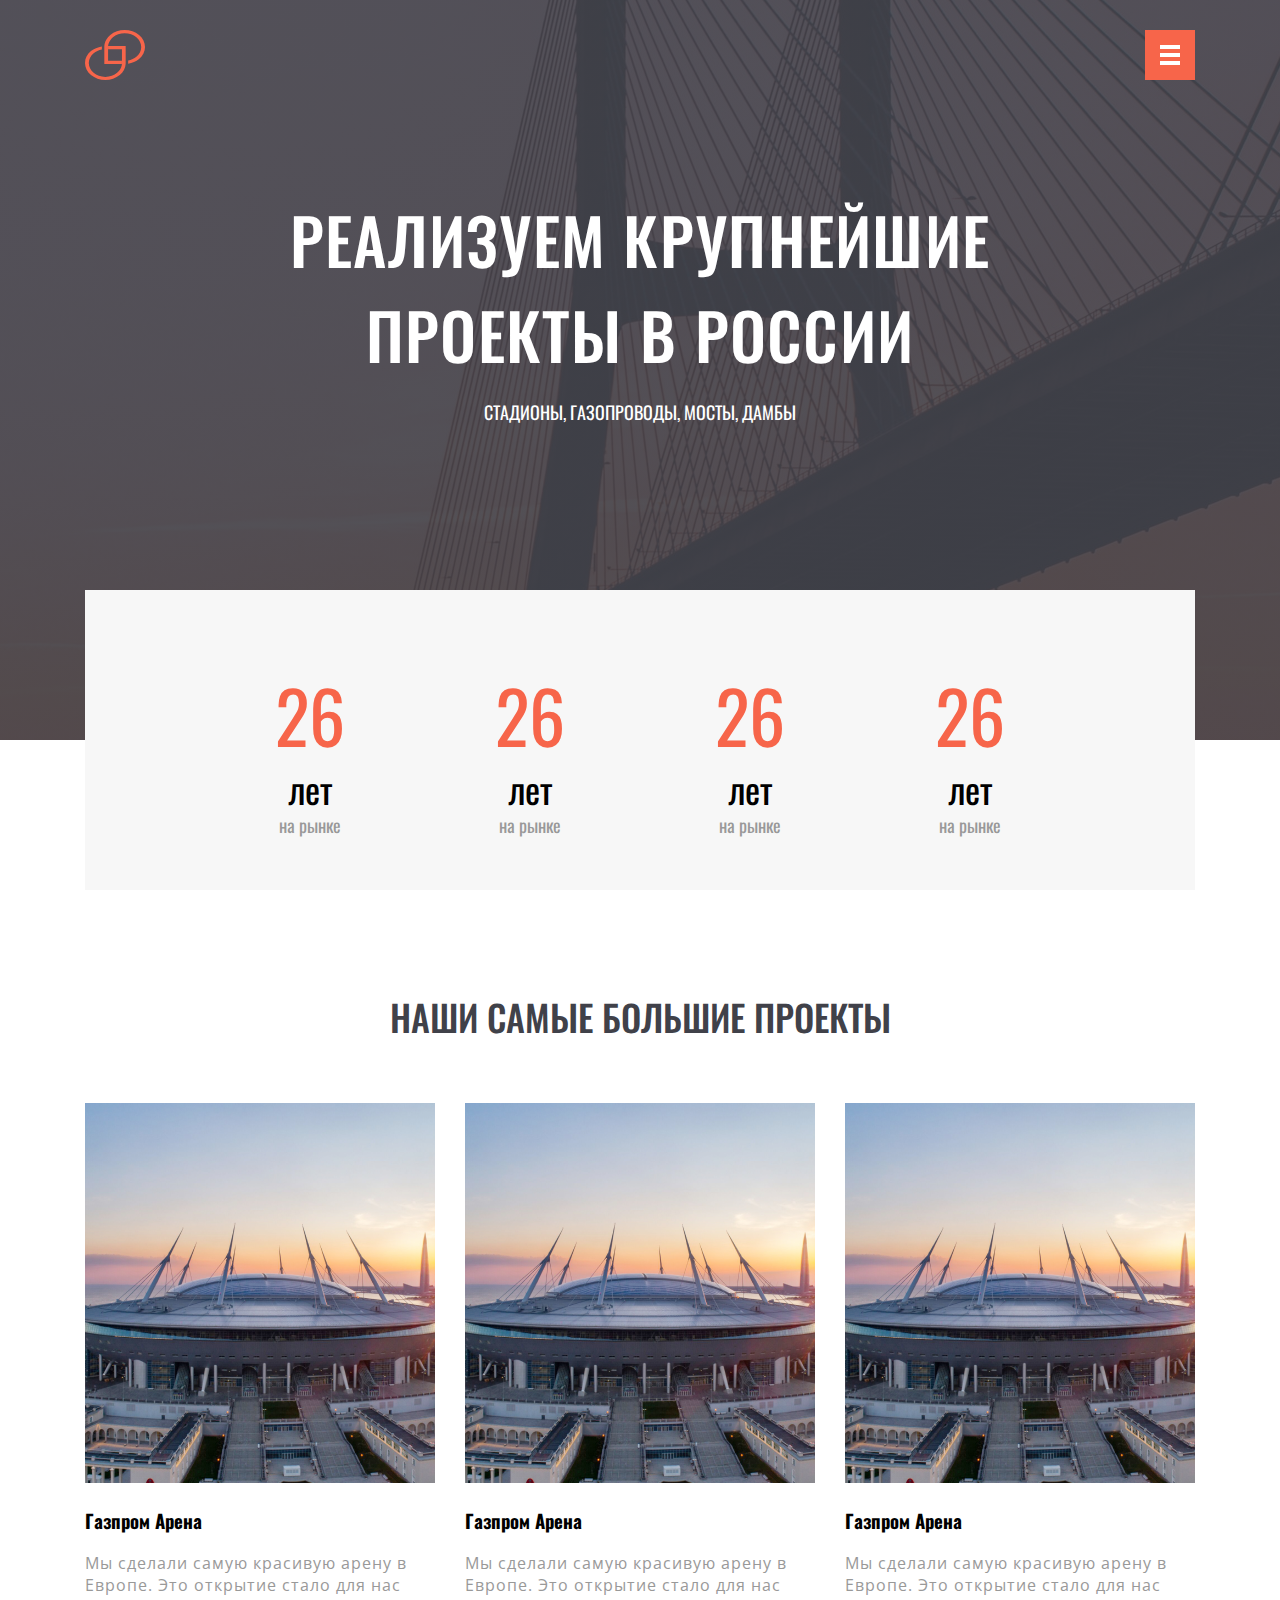
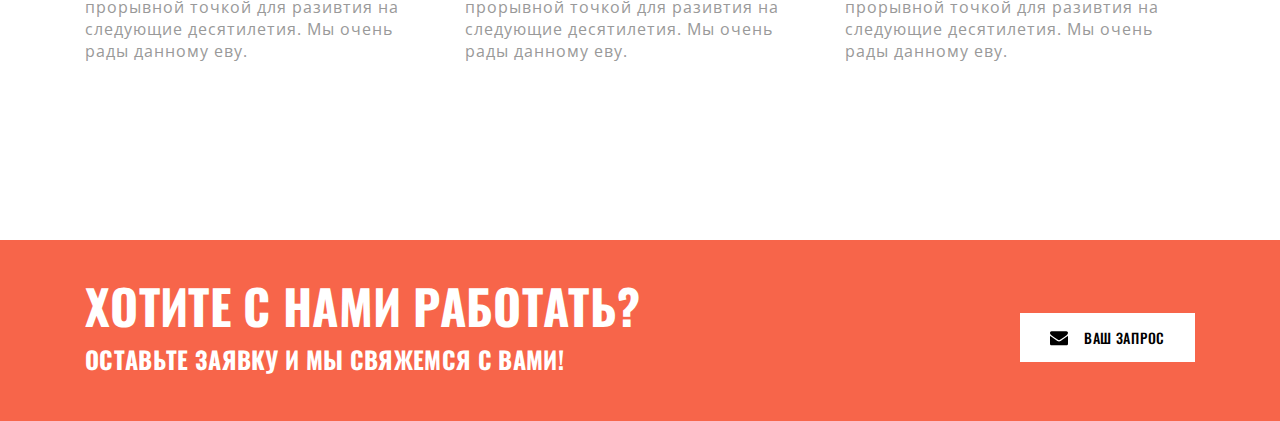
<file: Gazprom/index.html>
<!DOCTYPE html>
<html lang="ru">
    <head>
        <title>Practiks</title>
        
        <meta charset="utf-8">
        
        <meta name="viewport" content="width=device-width, initial-scale=1.0">
        
        <link rel="stylesheet" href="verstka.css">
    </head>
    
    <body>
        <header>
            <div class="top">
                <div class="container">
                    <h1>РЕАЛИЗУЕМ КРУПНЕЙШИЕ ПРОЕКТЫ В РОССИИ</h1>
                    <h4>стадионы, газопроводы, мосты, дамбы</h4>
                    
                    <a href="#" class="logo">logo</a>
                    <div class="burger">
                        <span></span>
                    </div>
                </div>
            </div>
                
            <div class="menu container">
                <div class="menu-item">
                    <p>26</p> 
					<p>лет</p> 
					<p>на рынке</p> 
                </div>
                <div class="menu-item">
                    <p>26</p> 
					<p>лет</p> 
					<p>на рынке</p> 
                </div>
                <div class="menu-item">
                    <p>26</p> 
					<p>лет</p> 
					<p>на рынке</p> 
                </div>
                <div class="menu-item">
                    <p>26</p> 
					<p>лет</p> 
					<p>на рынке</p> 
                </div>
            </div>
        </header>
        
        <main>
            <div class="container">
				<h2>НАШИ САМЫЕ БОЛЬШИЕ ПРОЕКТЫ</h2>
                <div class="trio">
                    <div class="body-item">
                        <img src="bodygas.png">
                        <h3>Газпром Арена</h3>
                        <div class="body-text">
                        <p>Мы сделали самую красивую арену в Европе. Это открытие стало для нас прорывной точкой для разивтия на следующие десятилетия. Мы очень рады данному еву.</p>
                        </div>
                    </div><div class="body-item">
                        <img src="bodygas.png">
                        <h3>Газпром Арена</h3>
                        <div class="body-text">
                        <p>Мы сделали самую красивую арену в Европе. Это открытие стало для нас прорывной точкой для разивтия на следующие десятилетия. Мы очень рады данному еву.</p>
                        </div>
                    </div><div class="body-item">
                        <img src="bodygas.png">
                        <h3>Газпром Арена</h3>
                        <div class="body-text">
                        <p>Мы сделали самую красивую арену в Европе. Это открытие стало для нас прорывной точкой для разивтия на следующие десятилетия. Мы очень рады данному еву.</p>
                        </div>
                    </div>
                </div>
			</div>
        </main>
        
        <footer>
            <div class="container">
                <button type="button">ВАШ ЗАПРОС</button>
                
                <h3>ХОТИТЕ С НАМИ РАБОТАТЬ?</h3>
                
                <h6>ОСТАВЬТЕ ЗАЯВКУ И МЫ СВЯЖЕМСЯ С ВАМИ!</h6>
            </div>
        </footer>
    </body>
</html>
</file>
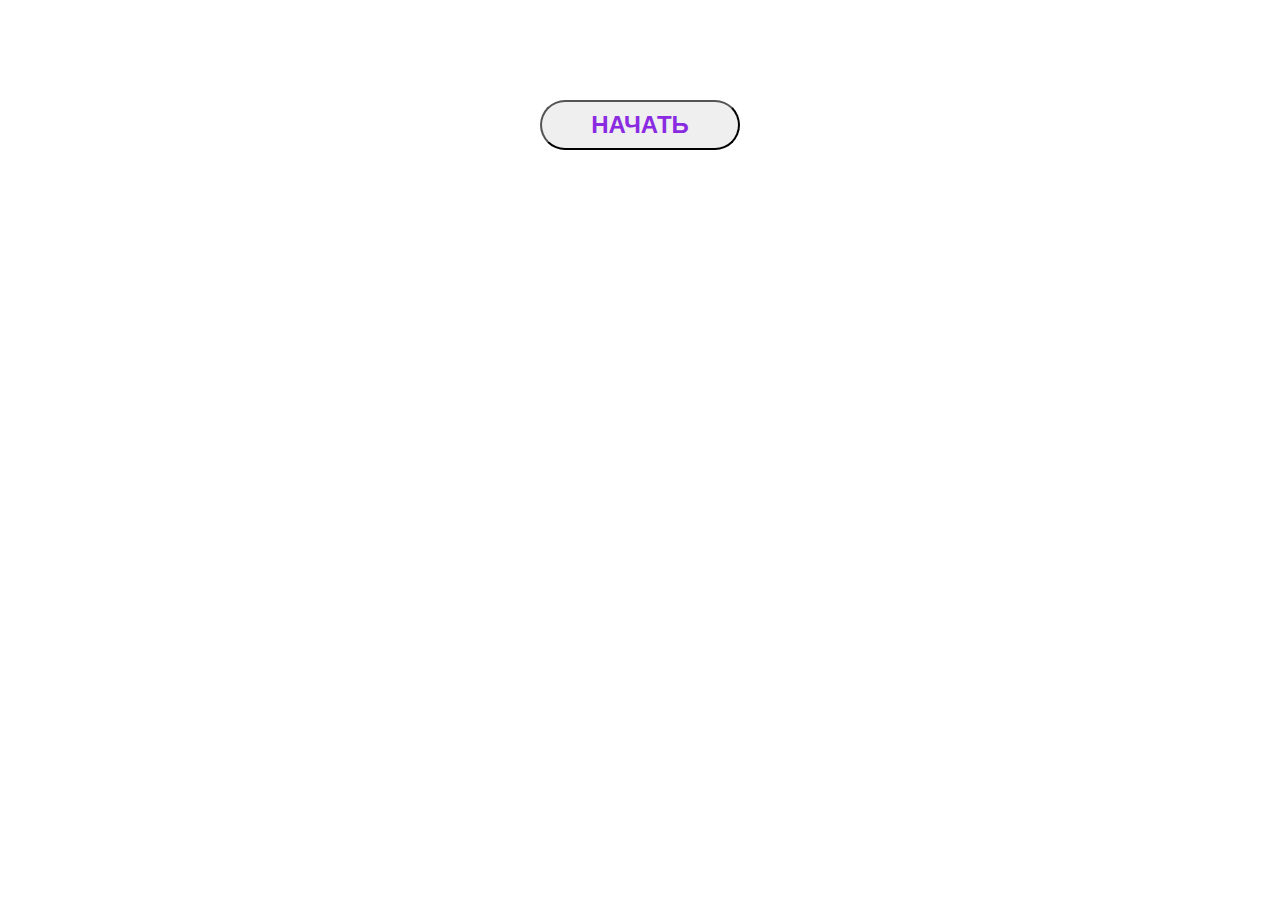
<file: Загадки.html>
<!DOCTYPE html>
<html lang="ru">

<head>
    <title>Java Script Загадки</title>

    <meta charset="utf-8">

    <meta name="viewport" content="width=device-width, initial-scale=1.0">

    <style>
        button {
            display: block;
            margin: 100px auto;
            width: 200px;
            height: 50px;
            font: bold 24px Arial;
            color: blueviolet;
            border-radius: 25px;
            text-transform: uppercase;
        }
    </style>

    <script>
        function game() {
            let count = 0;
            let mystery1 = prompt('Загадка 1. Отворилась тихо дверь, и вошел усатый зверь. Сел у печки, жмурясь сладко, и умылся мягкой лапкой.');

            if (mystery1 == null) alert('Game over');

            if (mystery1.toLowerCase() === 'кот' || mystery1.toLowerCase() === 'кошка' || mystery1.toLowerCase() === 'котик' || mystery1.toLowerCase() === 'киса'){
                count++;
                alert('Правильно');
            } else {
                alert('Неправильно');
            }

            let mystery2 = prompt('Загадка 2. Водяные мастера строят дом без топора.');

            if (mystery2 == null) alert('Game over');

            if (mystery2.toLowerCase() === 'бобёр' || mystery2.toLowerCase() === 'бобры' || mystery2.toLowerCase() === 'бобр' || mystery2.toLowerCase() === 'бобер') {
                count++;
                alert('Правильно');
            } else {
                alert('Неправильно');
            }

            let mystery3 = prompt('Загадка 3. По веткам скачет, да не птица, рыжая, да не лисица.');

            if (mystery3 == null) alert('Game over');

            if (mystery3.toLowerCase() === 'белка' || mystery3.toLowerCase() === 'белочка') {
                count++;
                alert('Правильно');
            } else {
                alert('Неправильно');
            }

            alert(`Правильных ответов: ${count}`);
        }

    </script>
</head>

<body>
    <button type="button" onclick="game();">начать</button>
</body>

</html>
</file>
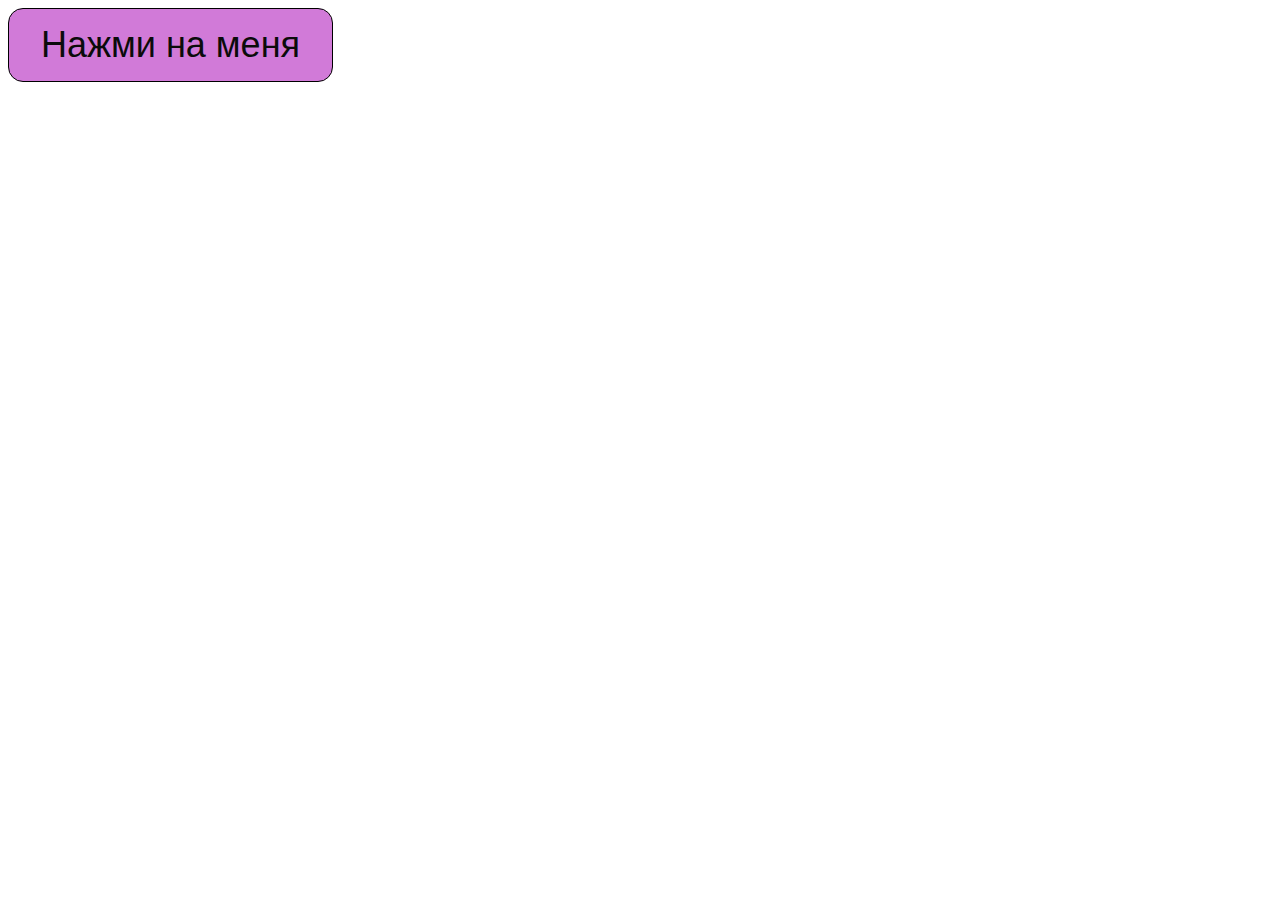
<file: Project JQuery/jQuery.html>
﻿<!DOCTYPE html>

<html lang="ru">

<head>
    <title>Модальное окно JQuery</title>
    <meta charset="utf-8">
    <meta name="viewport"
        content="width=device-width, user-scalable=no, initial-scale=1.0, maximum-scale=1.0, minimum-scale=1.0">
    <link rel="stylesheet" href="css/style.css">
</head>

<body>
    <a href="#modal" class="open_modal"><button>Нажми на меня</button></a>
    <div id="modal" class="modal_div">
        <span class="modal_close">&#10008;</span>
        <p>Закрой меня</p>
    </div>
    <div id="overlay"></div>
    <script src="jquery/jquery-3.7.0.min.js"></script>
    <script src="js/main.js"></script>
</body>

</html>
</file>
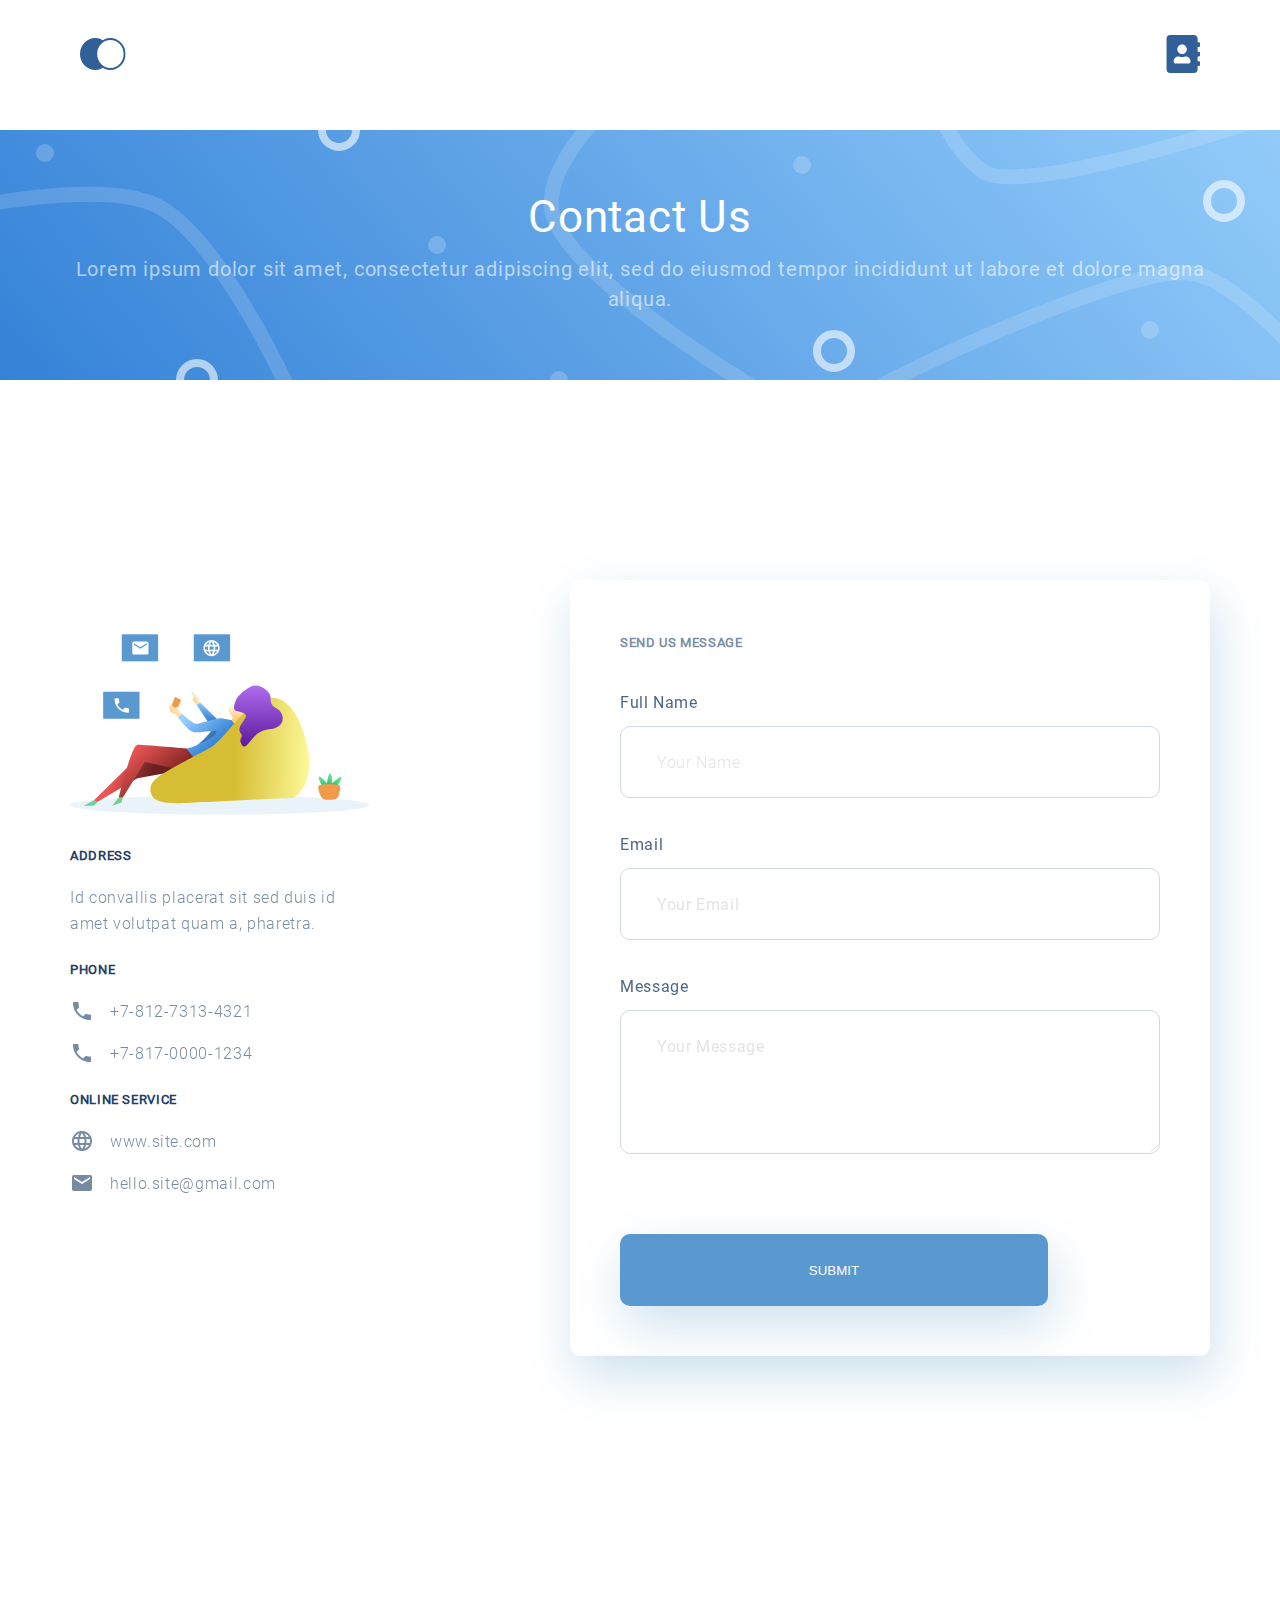
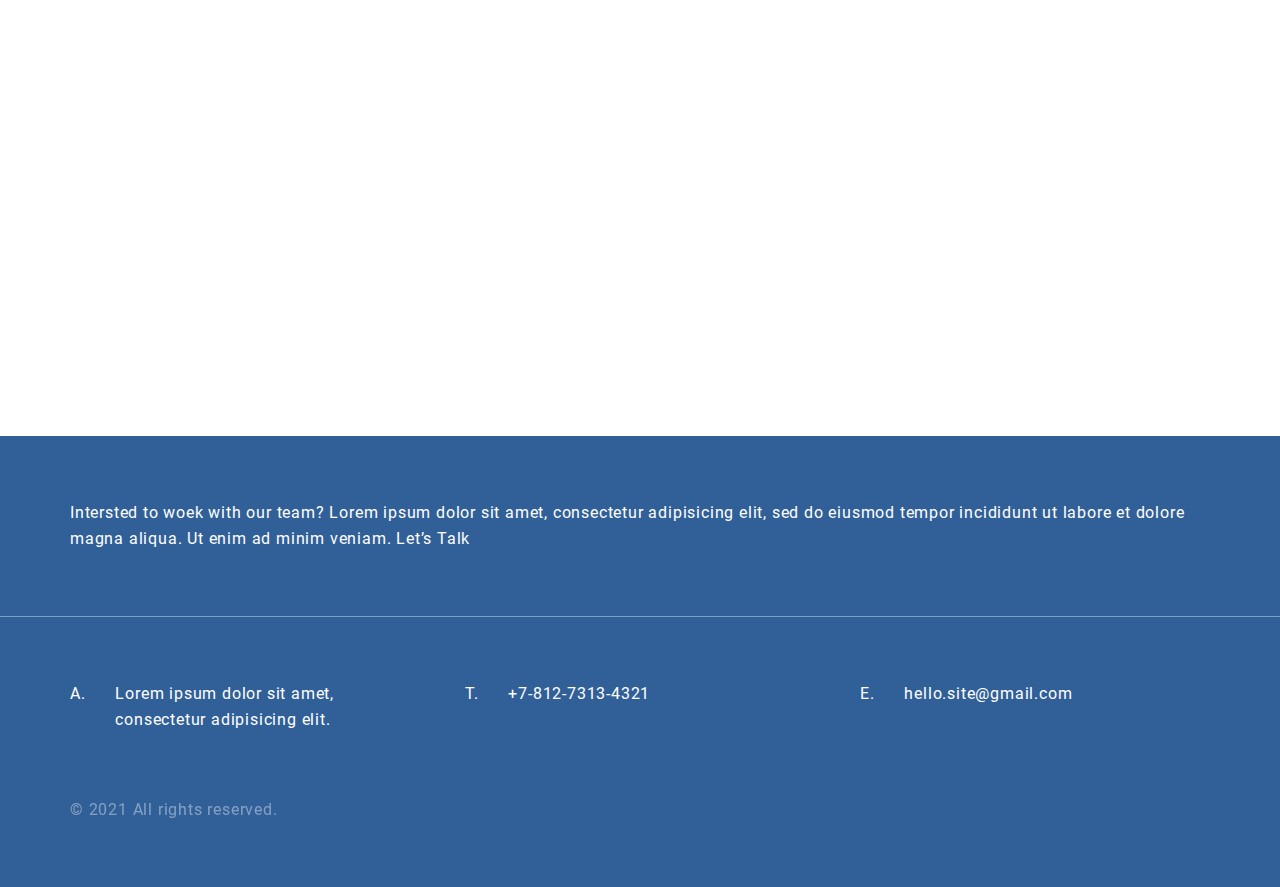
<file: Tool3/contacts.html>
﻿<!DOCTYPE html>
<html lang="ru">
    <head>
        <title>Верстка адаптивного макета (страница 2)</title>
        <meta charset="utf-8">
        <meta name="viewport" content="width=device-width, initial-scale=1.0">
        <link rel="stylesheet" href="css/style.css">
    </head>
    <body>
        <header>
            <a href="index.html">
                <div class="logo">
                </div>
            </a>
    
            <a href="contacts.html">
                <div class="contacts">
                </div>
            </a>
        </header>
        <main>
            <section class="wide">
                <div class="p2_top_wrap">
                    <div class="p2_top">
                        <h4>Contact Us</h4>
                        <p>Lorem ipsum dolor sit amet, consectetur adipiscing elit, sed do eiusmod tempor incididunt ut labore et dolore magna aliqua.</p>
                    </div>
                </div>
            </section>

            <section>
                <div class="p2_middle_wrap">
                    <div class="p2_middle">
                        <img src="images/p2girl.svg" width="300" height="181">
                        <h5>ADDRESS</h5>
                        <div class="p2_address">Id convallis placerat sit sed duis id<br>amet volutpat quam a, pharetra.</div>
                        <h5>PHONE</h5>
                        <ul class="p2_phone">
                            <li>+7-812-7313-4321</li>
                            <li>+7-817-0000-1234</li>
                        </ul>
                        <h5>ONLINE SERVICE</h5>
                        <ul class="p2_online">
                            <li>www.site.com</li>
                            <li>hello.site@gmail.com</li>
                        </ul>
                    </div>
                    <form class="cont_f" method="get" action="#">
                        <h5>SEND US MESSAGE</h5>
                            <div class="text_form">Full Name</div>
                                <input class="name_form" type="text" name="Name" placeholder="Your Name" required>
                            <div class="text_form">Email</div>
                                <input class="email_form" type="email" name="E-mail" placeholder="Your Email" required>
                            <div class="text_form">Message</div>
                                <textarea class="message_form" placeholder="Your Message" name="Message" required></textarea>
                            <button type="submit">SUBMIT</button>
                    </form>
                </div>
            </section>

            <section id="map">
                <iframe src="https://yandex.ru/map-widget/v1/?um=constructor%3A2a787c106165efdb009813b8f892ea67d6ea0f9a02f63272de97272e8fd89e3a&amp;source=constructor" width="100%" height="100%" frameborder="0">
                </iframe>
            </section>
        </main>
        
        <footer>
            <section>
                    Intersted to woek with our team?
                    
                    Lorem ipsum dolor sit amet, consectetur adipisicing elit, sed do eiusmod tempor incididunt ut labore et dolore magna aliqua. Ut enim ad minim veniam.
                    
                    Let’s Talk
            </section>
            
            <div class="f_wrap">
                <section>
                    <ul>
                        <li value="1">
                            <span>Lorem ipsum dolor sit amet, consectetur adipisicing elit.</span>
                        </li>
                        
                        <li value="20">
                            <span>+7-812-7313-4321</span>
                        </li>
                        
                        <li value="5">
                            <span>hello.site@gmail.com</span>
                        </li>
                    </ul>
                    
                    <p class="copy">&copy; 2021 All rights reserved.</p>
                </section>
            </div>
        </footer>
    </body>
</html>
</file>
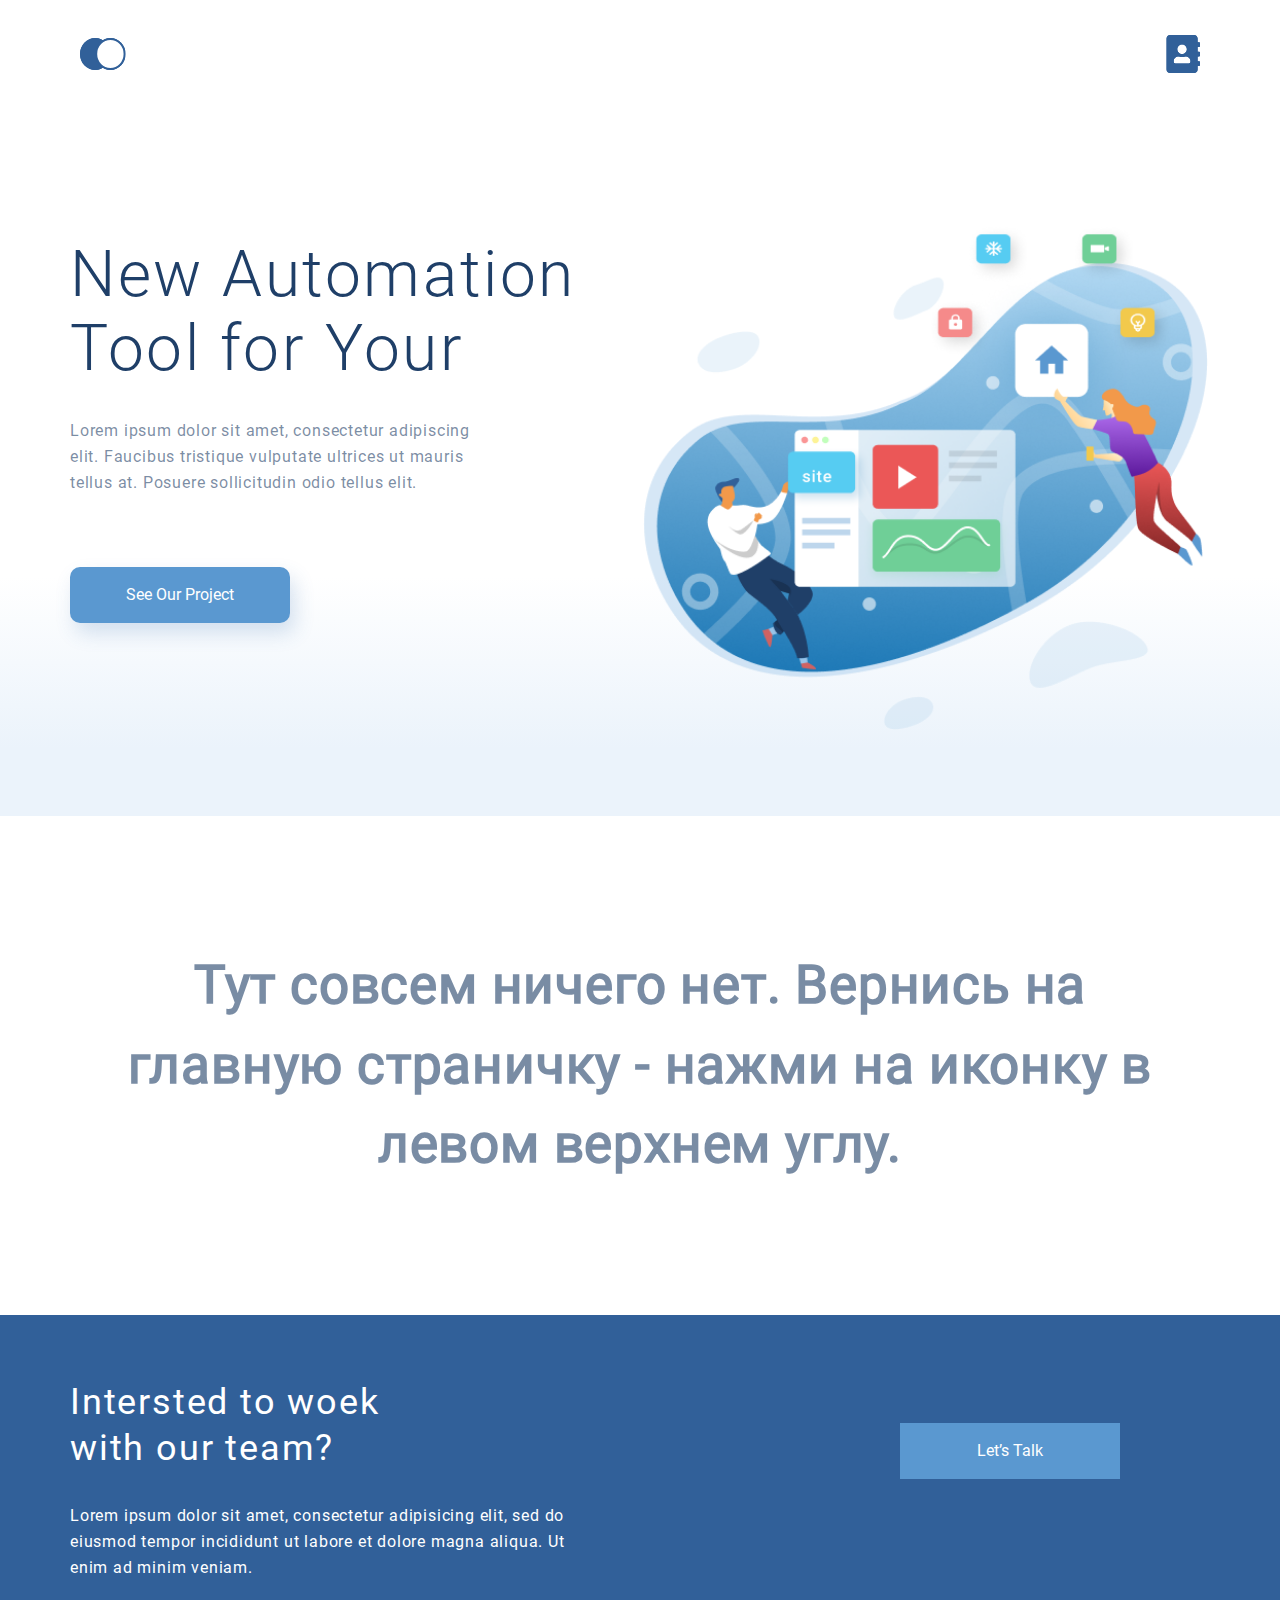
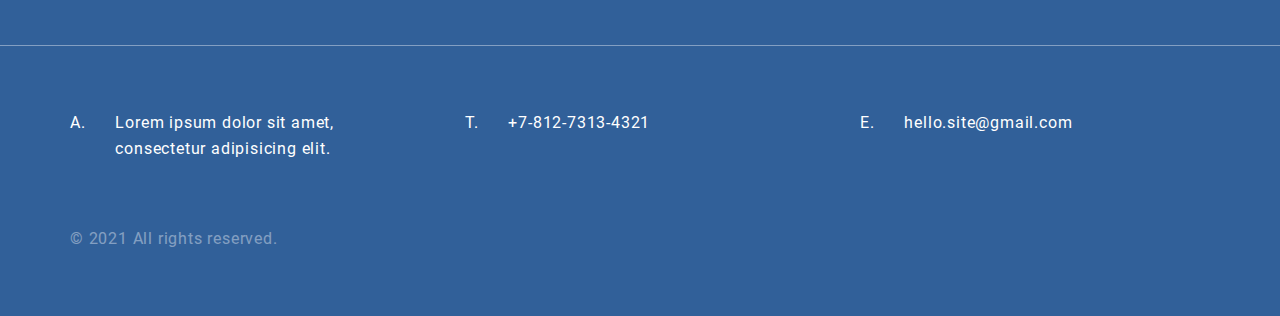
<file: Tool3/page.html>
﻿<!DOCTYPE html>
<html lang="ru">
    <head>
        <title>Верстка адаптивного макета (страница 3)</title>
        <meta charset="utf-8">
        <meta name="viewport" content="width=device-width, initial-scale=1.0">
        <link rel="stylesheet" href="css/style.css">
    </head>
    <body>
        <header>
            <a class="logo" href="index.html">
                <img src="images/logo.svg" width="46" height="48" viewBox="0 0 46 48">
            </a>
            
            <a class="contacts" href="contacts.html">
                <img src="images/contacts.svg" width="34" height="38" viewBox="0 0 34 38">
            </a>
        </header>
        <main>
            <div class="m_wrap">
                <section class="m_top">
                    <h1>New Automation Tool for Your</h1>
                    <div>Lorem ipsum dolor sit amet, consectetur adipiscing elit. Faucibus tristique vulputate ultrices ut mauris tellus at. Posuere sollicitudin odio tellus elit.</div>
                        <a class="head_button" href="page.html">
                        <button type="button">See Our Project</button>
                        </a> 
                </section>
            </div>
            <section class="page">
               <h5>Тут совсем ничего нет. Вернись на главную страничку - нажми на иконку в левом верхнем углу.</h5>
            </section>
        </main>
        
        <footer>
            <section class="up_foot">
                <div class="upper">
                    <p>Intersted to woek with our team?</p>
                    
                    <p>Lorem ipsum dolor sit amet, consectetur adipisicing elit, sed do eiusmod tempor incididunt ut labore et dolore magna aliqua. Ut enim ad minim veniam.<p>
                </div>
                    <a class="head_button" href="page.html">
                    <button type="button">Let’s Talk</button>
                    </a>                
                </section>
            
            <div class="f_wrap">
                <section>
                    <ul>
                        <li value="1">
                            <span>Lorem ipsum dolor sit amet, consectetur adipisicing elit.</span>
                        </li>
                        
                        <li value="20">
                            <span>+7-812-7313-4321</span>
                        </li>
                        
                        <li value="5">
                            <span>hello.site@gmail.com</span>
                        </li>
                    </ul>
                    
                    <p class="copy">&copy; 2021 All rights reserved.</p>
                </section>
            </div>
        </footer>
    </body>
</html>
</file>
<file: Gazprom/verstka.css>
@font-face {
	font-family: 'opensans';
	src: url('OpenSans-Regular.ttf') format('woff2');
}
@font-face {
	font-family: 'oswald';
	src: url('Oswald-Bold.ttf') format('woff2');
	font-weight: 700;
}
@font-face {
	font-family: 'oswald';
	src: url('Oswald-Medium.ttf') format('woff2');
	font-weight: 500;
}
@font-face {
	font-family: 'oswald';
	src: url('Oswald-Regular.ttf') format('woff2');
	font-weight: 400;
}

body {
	margin: 0;
	font-family: 'oswald';
}
header {
	height: 890px;
}
footer {
	height: 151px;
	background: #f7654a;
	font-weight: 700;
	letter-spacing: 0.02em;
	color: #fff;
	padding: 30px 0 0;
}
main {
	height: 850px;
}
.container {
	width: 1110px;
	margin: 0 auto;
}

.top {
	height: 740px;
	box-sizing: border-box;
	background: linear-gradient(0deg, rgba(64, 65, 73, 0.9), rgba(64, 65, 73, 0.9)), url('header_bg.jpg') center no-repeat, #404149;
	color: #fff;
	text-align: center;
}
.top .container {
	padding-top: 192px;
	position: relative;
}
.top h1 {
	margin: 0 auto;
	width: 734px;
	font-size: 64px;
	line-height: 95px;
	font-weight: 500;
	letter-spacing: 0.02em;
}
.top h4 {
	margin: 17px auto 0;
	width: 734px;
	font-weight: 400;
	font-size: 18px;
	line-height: 27px;
	text-align: center;
	text-transform: uppercase;
}
.logo {
	text-indent: -9999px;
	position: absolute;
	top: 30px;
	left: 0;
	width: 60px;
	height: 50px;
	background: url('logo.svg');
}
.menu {
	display: flex;
	justify-content: center;
	align-items: center;
	position: relative;
	height: 300px;
	background-color: #f7f7f7;
	margin-top: -150px;
	text-align: center;
}
.menu-item p:nth-child(1) {
	position: relative;
	font-size: 72px;
	line-height: 5px;
	color: #F7654A;
}
.menu-item p:nth-child(2) {
	font-size: 36px;
	line-height: 0;
	color: #000000;
}
.menu-item p:nth-child(3) {
	font-size: 18px;
	line-height: 0;
	color: #999999;
}
.burger {
	position: absolute;
	top: 30px;
	left: 1060px;
	cursor: pointer;
	width: 20px;
	height: 20px;
	padding: 15px;
	transition: all .3s;
	background-color: #F7654A;
}
.burger:hover {
	background-color: #000;
	border-radius: 50%;
}

.burger span,
.burger span::before,
.burger span::after {
	content: '';
	position: absolute;
	background-color: #fff;
	width: 20px;
	height: 4px;
	left: 15px;
	top: 23px;
	background-color: #fff;
	transition: all 1s;
}
.burger span::before {
	top: -8px;
	left: 0;
}
.burger span::after {
	top: 8px;
	left: 0;
}
.burger:hover span {
	background-color: #000;
}
.burger:hover span::before {
	transform: rotate(45deg) scale(1.4);
	top: 0;
}
.burger:hover span::after {
	transform: rotate(-45deg) scale(1.4);
	top: 0;
}
.menu-item {
	margin: 15px;
	width: 190px;
	height: 200px;
}

.container h2 {
	margin: 100px 0 60px 0;
	position: relative;
	text-align: center;
	font-family: 'Oswald';
	font-style: normal;
	font-weight: 500;
	font-size: 36px;
	line-height: 53px;
	color: #404149;
}
.trio {
	margin: 0 -15px;
}
.body-item {
	display: inline-block;
	vertical-align: top;
	margin: 0 15px;
	width: 350px;
	height: 578px;
}
.body-text {
	letter-spacing: 1px;
	font-family: 'opensans';
	font-style: normal;
	font-weight: 400;
	font-size: 16px;
	line-height: 22px;
	color: #999999;
}
footer h3 {
	font-size: 48px;
	line-height: 71px;
	margin: 0;
}
footer h6 {
	font-size: 24px;
	line-height: 36px;
	margin: 0;
}
footer button {
	float: right;
	background: #fff;
	border: none;
	width: 175px;
	height: 49px;
	padding: 14px 30px;
	color: #000;
	cursor: pointer;
	margin-top: 43px;
	font-family: 'oswald';
	font-weight: 500;
	font-size: 14px;
	line-height: 21px;
	letter-spacing: 0.05em;
	text-align: right;
}
footer button::before {
	content: '';
	float: left;
	height: 21px;
	width: 18px;
	background: url('btn.svg') 0px 4px no-repeat;
}
</file>
<file: Project JQuery/css/style.css>
﻿.modal_div {
    width: 300px;
    height: 300px;
    border-radius: 30px;
    border: 3px #000 solid;
    background: #f9a04c;
    position: fixed;
    top: 45%;
    left: 50%;
    margin-top: -150px;
    margin-left: -150px;
    display: none;
    opacity: 0;
    z-index: 5;
    padding: 20px 10px;
}

.modal_close {
    width: 21px;
    height: 21px;
    position: absolute;
    top: 10px;
    right: 10px;
    cursor: pointer;
    display: block;
}

#overlay {
    z-index: 3;
    position: fixed;
    background-color: #000;
    opacity: 0.8;
    filter: alpha(opacity=80);
    width: 100%;
    height: 100%;
    top: 0;
    left: 0;
    cursor: pointer;
    display: none;
}

button {
    background-color: #d17ad8;
    border: 1px #000 solid;
    border-radius: 15px;
    color: rgb(11, 11, 11);
    padding: 15px 32px;
    text-align: center;
    display: inline-block;
    font-size: 36px;
    cursor: pointer;
}

p {
    text-align: center;
    font-size: 36px;
}
</file>
<file: Tool3/css/style.css>
/* fonts */
@font-face {
    font-family: 'roboto';
    src: url('../fonts/Roboto-Regular.ttf');
    font-weight: 400;
}
@font-face {
    font-family: 'roboto';
    src: url('../fonts/Roboto-Light.ttf');
    font-weight: 300;
}

/* global reset */
html, body, body div, div, span, h1, h2, h3, h4, h5, h6, p, a, em, img, small, strike, strong, sub, sup, b, u, i, dl, dt, dd, ol, ul, li, fieldset, form, label, legend, aside, section, article, header, footer, main, input, textarea, button {
    margin: 0;
    padding: 0;
    border: none;
    outline: none;
    background: none;
    box-sizing: content-box;
}
ol, ul, li {
    list-style: none;
}
table {
    border-collapse: collapse;
    border-spacing: 0;
}
input, textarea {
    font: inherit;
    box-sizing: border-box;
}

/* main */
body {
    font-family: 'roboto';
    font-weight: 400;
    font-size: 16px;
    line-height: 26px;
    letter-spacing: 0.05em;
    color: rgba(31,63,104,.6);
    position: relative;
    min-width: 375px;
    overflow-x: hidden;
}
header {
    position: relative;
    display: flex;
    align-items: center;
    top: 30px;
    max-width: 1140px;
    height: 48px;
    left: 50%;
    transform: translateX(-50%);
}
footer {
    color: #fff;
    background: #316099;
}
section {
    width: 1140px;
    margin: 0 auto;
}

/* header */
header a {
    position: absolute;
    top: 0;
    bottom: 0;
}
header a:nth-child(1) {
    /* top: 10px; */
    left: 10px;
}
header a:nth-child(2) {
    top: 5px;
    right: 10px;
}
.logo {
    left: 0;
    width: 46px;
    height: 48px;
    background: url('../images/logo.svg') no-repeat;
    
}
.contacts {
    width: 34px;
    height: 38px;
    background: url('../images/contacts.svg') no-repeat;
}

/* footer */
footer section {
    padding: 64px 0;
}
.f_wrap {
    border-top: 1px solid rgba(255,255,255,.4);
}
footer ul {
    display: flex;
    justify-content: space-between;
}
footer li {
    list-style-type: upper-latin;
    list-style-position: inside;
    flex: none;
    width: 350px;
}
footer li span {
    margin-left: 25px;
    display: inline-block;
    vertical-align: top;
    width: 250px;
}
.copy {
    margin: 64px 0 0;
    opacity: 0.4;
}

/* content */
.m_wrap {
    height: 768px;
    background: linear-gradient(0deg, #EBF3FB 0%, #EBF3FB 8.84%, rgba(152, 195, 232, 0) 31.12%);
}
.m_top {
    padding-top: 190px;
    background: url('../images/big_image.png') no-repeat;
    background-size: 50%;
    background-position: right bottom; 
    height: 492px;
}
h1 {
    margin-bottom: 32px;
    width: 510px;
    font-weight: 300;
    font-size: 64px;
    line-height: 74px;
    letter-spacing: 0.04em;
    color: #1F3F68;
}
.m_top > div {
    width: 425px;
}
.m_top button {
    margin-top: 71px;
    font-family: 'roboto';
    color: #FFFFFF;
    font-weight: 400;
    font-size: 16px;
    line-height: 26px;
    width: 220px;
    height: 56px;
    left: 114px;
    top: 522px;
    background: #5A98D0;
    box-shadow: 5px 10px 20px rgba(53, 110, 173, 0.2);
    border-radius: 10px;
    cursor: pointer;
}

.m_middle {
    margin: 64px auto;

}
.m_middle h3{
    font-size: 36px;
    line-height: 46px;
    text-align: center;
    color: #000000;
}

.blocks {
    display: flex;
    justify-content: space-between;
    gap: 32px;
    width: 1140px;
    margin-top: 64px;
}
.image1, .image2, .image3 {

}
.image1 {
    background: url('../images/01.svg') no-repeat;
    margin: 44px 0px 51px 28px;
    width: 183px;
    height: 125px;
}
.image2 {
    background: url('../images/02.svg') no-repeat;
    margin: 44px 0px 44px 84px;
    width: 131px;
    height: 125px;
}
.image3 {
    background: url('../images/03.svg') no-repeat;
    margin: 48px 0px 48px 48px;
    width: 165px;
    height: 120px;
}
.block {
    position: relative;
    cursor: pointer;
    width: 360px;
    padding: 0 32px;
    height: 480px;
    box-shadow: 5px 20px 50px rgba(16, 112, 177, 0.2);
    border-radius: 10px;
}
.block h4 {
    font-size: 20px;
}
.block p {
    margin: 15px 0px 27px 0px; 
}

.block a {
    display: flex;
    width: 200px;

    color: #5A98D0;
}
.block a::after {
    display: block;
    content: '';
    width:15px;
    height: 15px;
    margin-top: 5px;
    margin-left: 23px;
    background: url('../images//arrow.svg') no-repeat;
    background-size: cover;
}

.m_bottom {
    font-size: 36px;
    line-height: 46px;
    text-align: center;
    color: #000000;
}
.m_bottom h2 {
    margin: 64px auto 0;
    width: 343px;
    font-weight: 300;
    font-size: 36px;
    text-align: center;
    letter-spacing: normal;
}
.text_m_bottom {
    margin: 64px auto;
    max-width: 750px;
    font-size: 16px;
    line-height: 26px;
    text-align: center;
    color: #222222;
}
.grid {
    display: grid;
    box-sizing: border-box;
    grid-template: 480px 417px / 1fr 1fr;
    gap: 32px;
    height: 929px;
    margin: 64px 0 112px;
    font-size: 32px;
    line-height: 46px;
    letter-spacing: 0.05em;
    opacity: 1;
}
.smart {
    grid-column: span 2;
    text-align: right;
    padding-top: 64px;
    padding-right: 64px;
    background: url('../images/04.png') left / contain no-repeat, linear-gradient(89.99deg, #1F3F68 3.62%, rgba(31, 63, 104, 0.37) 97.78%), url('../images/sect31.png') center / cover, #E8E8E8;
    border-radius: 10px;
    text-decoration: none;
    color: #fff;
    transform: none;
}
.smart p {
    padding: 64px 64px 0 0;
}
.sparklite {
    box-sizing: border-box;
    font-weight: 400;
    padding-left: 32px;
    padding-top: 32px;
    background: linear-gradient(308.85deg, rgba(66, 165, 245, 0.4) -1.71%, rgba(21, 101, 192, 0.6) 74.54%), url('../images/05.png') center / cover, #E8E8E8;
    border-radius: 10px;
    text-decoration: none;
    color: #fff;
    transform: none;
}
.car {
    box-sizing: border-box;
    padding-left: 32px;
    padding-top: 32px;
    background: linear-gradient(306.48deg, rgba(66, 165, 245, 0.4) 0%, rgba(21, 101, 192, 0.6) 97.81%), url('../images/06.png') center / cover, #E8E8E8;
    border-radius: 10px;
    text-decoration: none;
    color: #fff;
    transform: none;
} 
.sparklite p, .car p {
    padding: 32px 0 0 32px;
}
.up_foot {
    display: flex;
    justify-content: space-between;
}
.upper {
    display: flex;
    flex-direction: column;
}
.up_foot button {
    margin-top: 44px;
    margin-right: 90px;
    font-family: 'roboto';
    color: #FFFFFF;
    font-weight: 400;
    font-size: 16px;
    line-height: 26px;
    width: 220px;
    height: 56px;
    background: #5A98D0;
}
.upper p:nth-child(1) {
    width: 340px;
    font-size: 36px;
    line-height: 46px;
    letter-spacing: 0.05em;
}
.upper p:nth-child(2) {
    margin-top: 32px;
    width: 495px;
    font-size: 16px;
    line-height: 26px;
    letter-spacing: 0.05em;
}
a {
    color: #FFFFFF;
    text-decoration: none;
}
/*Вторая страница - контакты*/
/* .p2_top_wrap {
    width: 100%;
    background: url('../images/p2background.svg') center 130px no-repeat;
    background-size: 100% auto;
    position: relative; 
     height: 250px;
    padding-top: 130px; 
}*/
section.wide {
    width: 100%;
    padding-top: 82px;
}
.p2_top_wrap {
    background: url('../images/p2background.svg') no-repeat;
    position: relative;
    background-position-x: center;
    background-size: cover;
    height: 250px;
}
.p2_top {
    padding: 50px 
}
.p2_top h4{
    font-weight: 500;
    font-size: 44px;
    line-height: 74px;
    text-align: center;
    color: #FFFFFF;
}
.p2_top p{
    font-weight: 400;
    font-size: 20px;
    line-height: 30px;
    text-align: center;
    letter-spacing: 0.04em;
    color: rgba(255, 255, 255, 0.6);
}
.p2_middle_wrap {
    display: flex;
    gap: 101px;
    margin-top: 200px;
    justify-content: space-between;
    letter-spacing: 0.04em;
    align-items: center;
}

.p2_middle {
    height: 668px;
    text-align: left;
    font-family: 'Roboto';
    font-weight: 300;
    font-size: 16px;
    line-height: 26px;
    letter-spacing: 0.04em;
    color: #1F3F68;
}
.p2_middle h5{
    padding: 20px 0 0 0;
}
.p2_middle .p2_address {
    margin-top: 16px;/*24-8*/
    font-weight: 300;
    color: #1F3F68;
    opacity: 0.6;
}
.p2_middle li{
    padding-left: 40px;/*24+16*/
    margin-top: 16px;
    opacity: 0.6;
}
.p2_phone li {
    background: url(../images/p2phone.png) no-repeat;
}

.p2_online li:first-child {
    background: url(../images/p2site.png) no-repeat;
}

.p2_online li:last-child {
    background: url(../images/p2mail.png) no-repeat;
}

.cont_f {
    max-width: 540px;
}
.text_form {
    font-size: 16px;
    line-height: 30px;
    color: #1F3F68;
    opacity: 0.8;
    margin: 32px 0 8px;
}
.name_form {
	border: 1px solid #1F3F68;
	border-radius: 10px;
	height: 72px;
	width: 100%;
	font-weight: 300;
	line-height: 30px;
	letter-spacing: 0.04em;
	color: #1F3F68;
	opacity: 0.2;
	padding-left: 36px;
	transform: none;
}
.email_form {
    border: 1px solid #1F3F68;
    border-radius: 10px;
    height: 72px;
    width: 100%;
    line-height: 30px;
    letter-spacing: 0.04em;
    color: #1F3F68;
    opacity: 0.2;
    padding-left: 36px;
    transform: none;
}
.message_form {
    border: 1px solid #1F3F68;
    border-radius: 10px;
    height: 144px;
    width: 100%;
    line-height: 30px;
    letter-spacing: 0.04em;
    color: #1F3F68;
    opacity: 0.2;
    padding: 21px 10px 0 36px;
    transform: none;
}
form {
    box-shadow: 5px 20px 50px rgba(16, 112, 177, 0.2);
    border-radius: 10px;
    padding: 50px;
}
form button {
    width: 428px;
    height: 72px;
    background: #5A98D0;
    box-shadow: 5px 20px 50px rgba(16, 112, 177, 0.2);
    border-radius: 10px;
    color: #fff;
    margin-top: 72px;
    cursor: pointer;
    transform: none;
}

#map {
    height: 480px;
    width: 940px;
    margin: 100px auto;
}

/*Третья страница - переходы*/
.page {
    text-align: center;
    font-size: 64px;
}
.page h5{
    line-height: 1.5em;
    padding: 130px 10px;
}

/* adaptivity */
@media screen and (max-width:1199px) {
    header {
        width: 700px;
        /* margin-left: -350px; */
    }
    section {
        width: 700px;
    }
    footer section {
        width: 520px;
    }
    footer ul {
        display: block;
    }
    footer li {
        width: 100%;
    }
    footer li span {
        width: auto;
        margin-left: 40px;
    }
    footer li + li {
        margin-top: 20px;
    }
    .trio {
        justify-content: center;
    }
    .blocks {
        width: 100%;
        flex-direction: column;
        justify-content: center;
        align-items: center;
    }
    /* .mm_wrap {
        flex-direction: column;
    } */
    .smart {
        margin-bottom: 0px;
    }
    .sparklite, .car {
        width: 100%;
    }
/* .p2_middle_wrap, .middle_wrap {
    /* flex-direction: column;
    justify-content: center;
    flex-wrap: nowrap;
    flex-direction: column;
    } */
.m_middle {
    flex-wrap: nowrap;
    flex-direction: column;
}
.middle_wrap > div {
    height: 450px;
    width: 336px;
    margin: 32px auto 0;
    padding-left: 30px;
    padding-right: 30px;
}
.block {
    width: 330px;
}
.p2_middle_wrap {
    flex-wrap: nowrap;
    flex-direction: column;
}
    .cont_f {
        max-width: 540px;
        display: flex;
        flex-direction: column;
        justify-content: center;
    }
    .cont_f input, .cont_f textarea, .cont_f button {
        margin-left: 50%;
        transform: translateX(-50%);
    }
    #map {
        width: 100%;
        max-width: 940px;
        margin: 64px auto;
        height: 392px;
    }
}
@media screen and (max-width:729px) {
    header {
        width: auto;
        /* margin-left: 0; */
        /* left: 16px;
        /* right: 16px; */
        top: 42px;
    }
    section {
        width: auto;
        /* margin: 0 16px; */
    }
    footer section {
        width: auto;
        padding: 32px 0;
    }
    footer ul {
        padding-left: 20px;
    }
    footer li {
        list-style-position: outside;
    }
    footer li span {
        margin-left: 20px;
    }
    .smart {
        margin-bottom: 0px;
    }
    #map {
        height: 350px;
        margin: 32px auto;
    }
}
</file>
